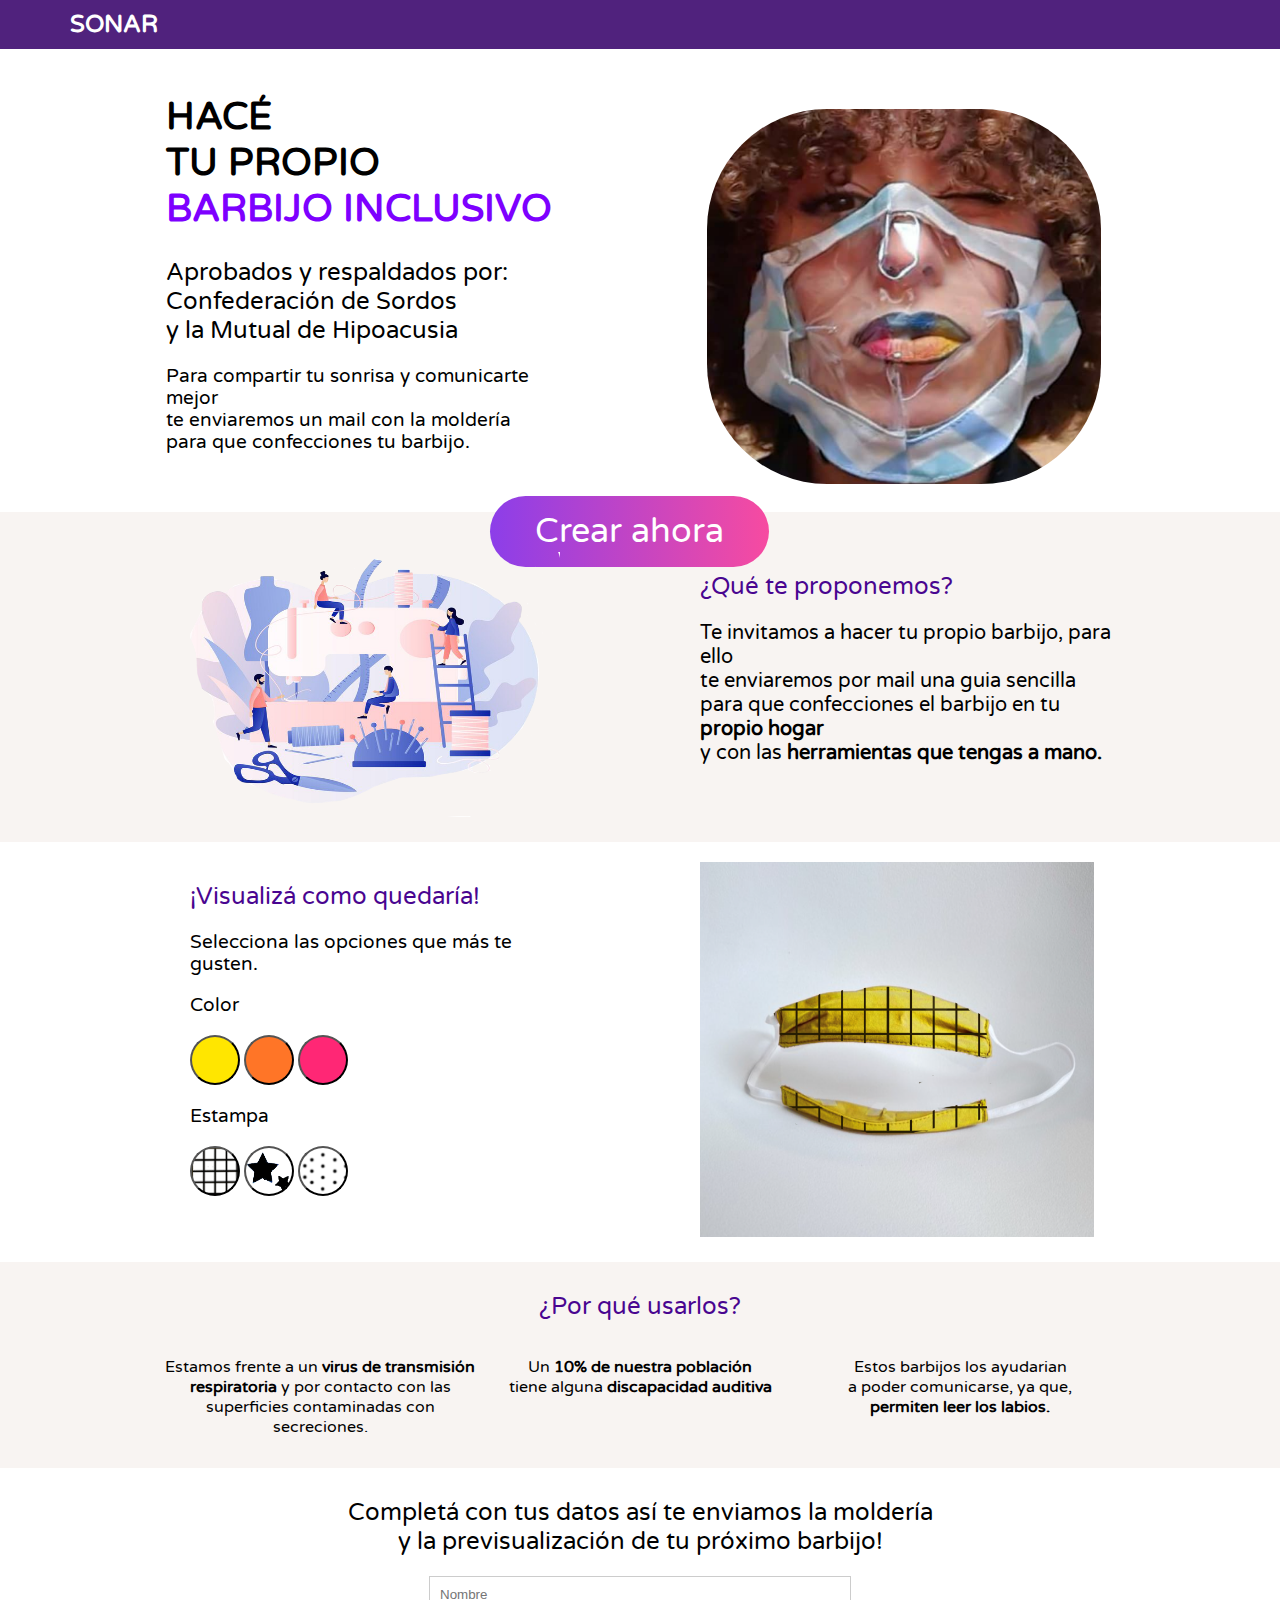
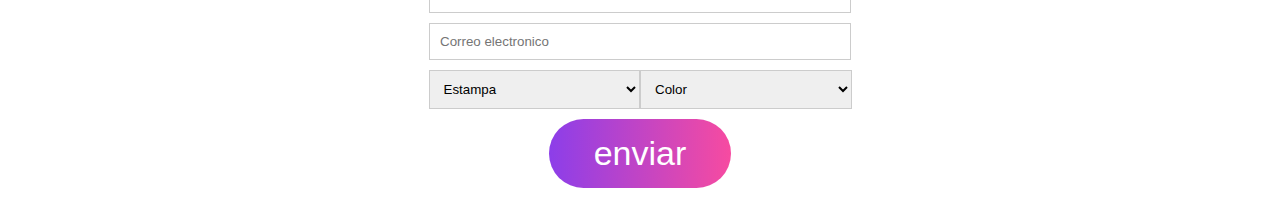
<file: index.html>
<!DOCTYPE html>
<html lang="en" dir="ltr">
  <head>
    <meta charset="utf-8">
    <meta
      name="viewport"
      content="width=device-width, user-scalable=no, initial-scale=1.0"/>
    <link rel="stylesheet" href="css/estilos.css">
    <link href="https://fonts.googleapis.com/css2?family=Varela+Round&display=swap" rel="stylesheet">
    <title>SONAR</title>
    <script src="js/taller.js" type="text/javascript"></script>
    <script src="js/jquery-3.6.0.js" type="text/javascript"></script>
  </head>
  <body>

<div class="contenedor">

<section id="barra">
  <h2>SONAR</h2>
</section>
  <!-- 1ra seccion-->
  <section id="seccion1">


<div id="seccion1a" >
            <div class="col-1">
            <h1>HACÉ<br> TU PROPIO  <br> <span class="color">BARBIJO INCLUSIVO</span></h1>
            <h2>Aprobados y respaldados por:
            <br><strong>Confederación de Sordos</strong><br>
            y la <strong>Mutual de Hipoacusia</strong>
            </h2>
            <h3>Para compartir tu sonrisa y comunicarte mejor <br> te enviaremos un mail con la moldería <br> para que confecciones tu barbijo.
            </h3>
              </div>
              <div class="col-2">
                <div class="imagenuno">

              <img src="img/uno.png" alt="imagen chica con barbijo">
                </div>
  </div>

</div>
<div class="padreButton">
  <div id="botonn">
<a class="btn-grad" href="#seccion3">Crear ahora</a>
</div>
</div>
  </section>

  <!--2ra seccion-->
  <section id="seccion2">
<div class="columnas">
  <div class="col-1">

    <img src="img/cuatro.png" class="imagens2" alt="">

    </div>
    <div class="col-2">
      <h2> <span class="color2">¿Qué te proponemos?</span> </h2>
    <p>Te invitamos a hacer tu propio barbijo, para ello <br>
    te enviaremos por mail una guia sencilla para que confecciones el barbijo en tu <strong>propio hogar </strong> <br>y con las <strong>herramientas que tengas a mano.</strong></p>

    </div>
  </div>

</div>
  </section>

<!--3ra seccion-->
<section id="seccion3">
  <div class="col-1">
    <div class="textos3">
      <h2> <strong><span  class="color2">¡Visualizá como quedaría!</span> </strong></h2>
      <h3>Selecciona las opciones que más
      te gusten.</h3>
    </div>
    <div class="opcionescol-1">
      <h3>Color</h3>
      <div class="ColoresBtn">
    <button class="botoncs1"onclick="previsualizarBarbijo('amarillo','color')"></button>
    <button class="botoncs2" onclick="previsualizarBarbijo('naranja','color')"></button>
    <button  class="botoncs3" onclick="previsualizarBarbijo('fuccia','color')"></button>
      </div>

      <h3>Estampa</h3>
    <div class="EstampasBtn">
    <button class="botonese1" onclick ="previsualizarBarbijo('cuadros','textura')" ></button>
    <button class="botonese2" onclick="previsualizarBarbijo('estrellas','textura')"></button>
    <button class="botonese3" onclick="previsualizarBarbijo('lunares','textura')"></button>
    </div>
    </div>

    </div>
<div class="col-2">
  <div class="textos3col-2">
    <h2 class="s3"> <strong><span  class="color2">¡Visualizá como quedaría!</span> </strong></h2>
    <h3 class="s3">Selecciona las opciones que más
    te gusten.</h3>
  </div>
<div class="seccion3">
  <div id="contenedor-barbijos">
    <img class="barbijos" src="img/barbijos/amarillo cuadros.png" alt="">
  </div>
  <div class="opciones3">
    <h3>Color</h3>
    <div class="ColoresBtn">
  <button class="botoncs1"onclick="previsualizarBarbijo('amarillo','color')"></button>
  <button class="botoncs2" onclick="previsualizarBarbijo('naranja','color')"></button>
  <button  class="botoncs3" onclick="previsualizarBarbijo('fuccia','color')"></button>
    </div>

    <h3>Estampa</h3>
  <div class="EstampasBtn">
  <button class="botonese1" onclick ="previsualizarBarbijo('cuadros','textura')" ></button>
  <button class="botonese2" onclick="previsualizarBarbijo('estrellas','textura')"></button>
  <button class="botonese3" onclick="previsualizarBarbijo('lunares','textura')"></button>
  </div>
    </div>
</div>
</div>
</section>


<section id="porqueUsarlos">

  <h2> <span class="color2">¿Por qué usarlos?</span> </h2>
  <div class="items">
    <div class="item1">
      <p>Estamos frente a un <strong>virus de transmisión  respiratoria</strong> y por contacto con las superficies contaminadas con secreciones.</p>
    </div>
    <div class="item2">
      <p>Un <strong>10% de nuestra población</strong> <span class="tituloUno"> <br> </span>tiene alguna <strong>discapacidad auditiva</strong></p>
    </div>
    <div class="item3">
      <p>Estos barbijos los ayudarian <span class="tituloUno"> <br> </span> a poder comunicarse, ya que,<span class="tituloUno"> <br> </span> <strong> permiten leer los labios.</strong></p>
    </div>
  </div>

</section>
<!--4ra seccion-->
<section id="seccion4">

<div class="texto">
  <h2>Completá con tus datos así te enviamos la <strong>moldería</strong> <br> y la <strong>previsualización</strong> de tu <strong>próximo barbijo!</strong> </h2>
</div>
<div class="form">
  <form onsubmit=" ">

 <input type="text" class="field"  id="fname" name="fname" placeholder="Nombre" value="">
<br>
<input type="email"class="field"  id="mail" name="fname" placeholder="Correo electronico" value=""><br>
<div class="formulario">
  <select class="field " name="estampas" id="estampas">
             <option selected disabled>Estampa</option>
             <option  value="Estrellas">Estrellas</option>
             <option value="Lunares">Lunares</option>
             <option value="Cuadros">Cuadros</option>
           </select>

   <select class="field" name="colores" id="colores">
              <option selected disabled>Color</option>
              <option value="Azul">Amarillo</option>
              <option value="Verde">Naranja</option>
              <option value="Amarillo">fuccia</option>
            </select><br>

</div>
<div id="botondos">
  <button   class="btn-grad" type="button"  onclick="openFeedback()" name="button">enviar</button>
</div>
</form>
</div>


</section>
<!--5ta seccion  Feedback-->
<section  class="feedback" id="feedback">
  <div class="col-1">
    <h1>¡Gracias <span id="nombre-usuario"></span> por colaborar en esta nueva alternativa!</h1>
    <h2>Revisá tu correo que ya te mandamos todo lo que necesitas para
   <strong>¡crear tu barbijo!</strong></h2>
   <button onclick="closeFeedback()" class="btn-grad" type="button" name="button"
   >Salir</button>

 </div>
  <div class="col-2">
    <img src="img/tres.png" alt="">
  </div>
</section>


  </div>
  </body>
</html>
</file>
<file: css/estilos.css>
body{
padding: 0px;
margin: 0;
   font-family: 'Varela Round', sans-serif;
}
#barra{
  padding: 0px;
  background-color: #50227D;

}
#barra h2{
  color: white;
  font-weight: bold;
  margin-top: 0px;
  padding-left: 70px;
  padding-top: 10px;
  padding-bottom: 10px;
}
#seccion1a{
display: flex;
justify-content: space-between;
padding: 0 13%;
}
 h2{
  font-weight: lighter;
}
h1{
font-weight: bold;
font-size: 38px;
}
 h3{
  font-weight: lighter;
}
#seccion1a img {
border-radius: 120px;
}
.color{
  color: #7D00FF;
}
.color2{
  color: #490590;
}
.imagenuno{
  width: 400px;
  align-items: center;
  margin:0 auto;
  text-decoration: none;
  position:relative;
  top: 40px;


}
#seccion1a .col-2{
    margin: 0 auto;

}
#botonn{
justify-content: center;
  text-decoration: none;
  width: 300px;
  align-items: center;
  margin:0 auto;
  text-decoration: none;
  position:relative;
  top: 40px;
}
.padreButton{
  margin: 0 auto;
}
.btn-grad {
  background-image: linear-gradient(to right, #8C3EE9 0%, #F94B9F  51%, #8C3EE9  100%)
}
.btn-grad {
            padding: 15px 45px;
            font-size: 34px;
            transition: 0.5s;
            background-size: 200% auto;
            color: white;
            border: none;
            border-radius: 40px;
            text-decoration: none;
          }
.btn-grad:hover {
            background-position: right center;
            color: #fff;
            text-decoration: none;
}
#seccion2 p{
  font-size: 20px;

}
#seccion2{
  background-color: #F8F4F2;
  align-items: center;
padding: 0 13%;
padding-top: 40px;
padding-bottom: 20px;
margin: 0;
}
#seccion2 img{
  height: 265px;


}
.columnas{
  display: flex;
  justify-content:center;

}
.col-1,.col-2{
  width: 50%;
}
.col-2{
  padding-left: 120px;
}
#porqueUsarlos{

  padding-top: 10px;
  background-color: #F8F4F2;
}
#porqueUsarlos h2{
  text-align: center;
}
.items{
  display: flex;
  justify-content:center;

}
#porqueUsarlos .item1,.item2, .item3 {
width: 25%;
text-align: center;
padding-bottom: 15px;
}
#seccion3{
 display: flex;
   justify-content:center;
   padding-top: 20px;
   padding-bottom: 20px;
}
#seccion3 .textos3{
    padding-left: 190px;
}
.textos3col-2{
  display: none;
  visibility: hidden;
}
.opciones3{
  display: none;
  visibility: hidden;
}
.opcionescol-1{
  visibility:visible;
  padding-left: 190px;
}
.botoncs1{
  width: 50px;
  height: 50px;
  border-radius: 50%;
  background-color: #FFE600;
}
.botoncs2{
  width: 50px;
  height: 50px;
  border-radius: 50%;
  background-color:#FF7527;
}
.botoncs3{
  width: 50px;
  height: 50px;
  border-radius: 50%;
  background-color:#FF2775;
}
.botonese1{
  width: 50px;
  height: 50px;
  border-radius: 50%;
  background-image: url("../img/siete.png");
}
.botonese2{
  width: 50px;
  height: 50px;
  border-radius: 50%;
    background-image: url("../img/seis.png");
}
.botonese3{
  width: 50px;
  height: 50px;
  border-radius: 50%;
    background-image: url("../img/cinco.png");
}
img{
  width: 394px;
  height: 375px;
  position: relative;
}

.label{
  width: 150px;
  height: 75px;
  position: absolute;
  top: 170px;
  margin-left: 130px;
}

::selection{
  background: #000;
}
/*FORMULARIO*/

#seccion4{
  text-align: center;
  padding-top: 10px;
  padding-bottom: 20px;
}
#seccion4 .h2{
  font-weight: lighter;
}
#botondos{
  justify-content: center;
    text-decoration: none;
    width: 300px;
    align-items: center;
    margin:0 auto;
    text-decoration: none;
    position:relative;
}
.formulario{
  display: flex;
  justify-content: center;
    text-decoration: none;
    width: 423px;
    align-items: center;
    margin:0 auto;
    position:relative;
}
.form {
  margin: 0 auto;
  font-size: 20px;
  border-color: #8C3EE9 ;
}
.field{
  width: 400px;
  border:solid 1px #ccc;
  padding: 10px;
  margin-bottom: 10px;
}
textarea:focus, input:focus, input[type]:focus {
    border-color: #8C3EE9 ;
    outline: 0 none;
}

/*Feedback*/
#contenedor-feedback{
  display: flex;
 justify-content:center;
padding: 0 13%;
width: 100%;
height: 100%;
 position: fixed;

 padding-bottom: 20px;
}
#contenedor-feedback img{
  width: 250px;
  height: 250px;
padding-top: 30px;
padding-bottom: 50px;
}
#contenedor-feedback .col-1{
  width: 80%;
}
#contenedor-feedback .col-2{
  width: 20%;
}
.mostrar {
  display: flex;
}
.no-mostrar {
  display: none !important;
}
.feedback{
  width: 1400px;
  height: 800px;
  border-radius: 10px;
  position: fixed;
  top: 50%;
  left: 50%;
  transform: translate(-50%,-50%);
  align-items: center;
  justify-content: center;
  padding: 0px 30px 30px;
  visibility: hidden;
}
.open-feedback{
  visibility: visible;
  top: 50%;
  transform: translate(-50%,-50%)scale(1);
}




 /*MMQMQMQMQMQMQMQMQMQMQMQMQMQMQMQMQMQMQMQM*/

@media  (max-width: 575.98px){
  h1{
    font-size: 28px;
  }
  h2{
    font-size: 22px;
  }
  h3{
    font-size: 18px;
  }
  p{
    font-size: 16px;
  }
  img{
    width: 280px;
    height: 280px;
    position: relative;
  }
  #seccion1a {
    display: block;
}
#seccion1.col-1, .col-2{
  width: 90%;
}
#seccion1 .col-2{
  padding: 0;
  margin: 5px;
}
.tituloUno{
display: none;
}
#seccion2 p{
  font-size: 20px;

}
#seccion2{
  background-color: #F8F4F2;
padding: 0 ;
margin: 0;
}
#seccion2 img{
  height: 250px;
  width: 250px;
}
.columnas{
  display: block;

}
.col-1,.col-2{
  width: 80%;
}
#seccion2 .col-2{
  padding-left:80px;
  padding-top: 40px;
  padding-bottom: 10px;
}
#seccion2 .imagens2{
  display: none;
}
#seccion3{
display: block;
}
#seccion3 .col-2{
padding: 0px 0px;
}
#seccion3 .textos3{
  visibility: visible;
  padding-left: 80px;
}
.seccion3{
  padding-left: 80px;
padding-bottom: 15px;
}
.s3{
  display: none;
}
.opcionescol-1{
display: none;
  visibility: hidden;
}
.opciones3{
  display: block;
  visibility:visible;
  padding: 0px;
}
#porqueUsarlos .item1,.item2, .item3 {
width: 25%;
text-align: center;
padding-bottom: 15px;
display: block;

justify-content:center;
}
.formulario{
  display: block;
}
</file>
